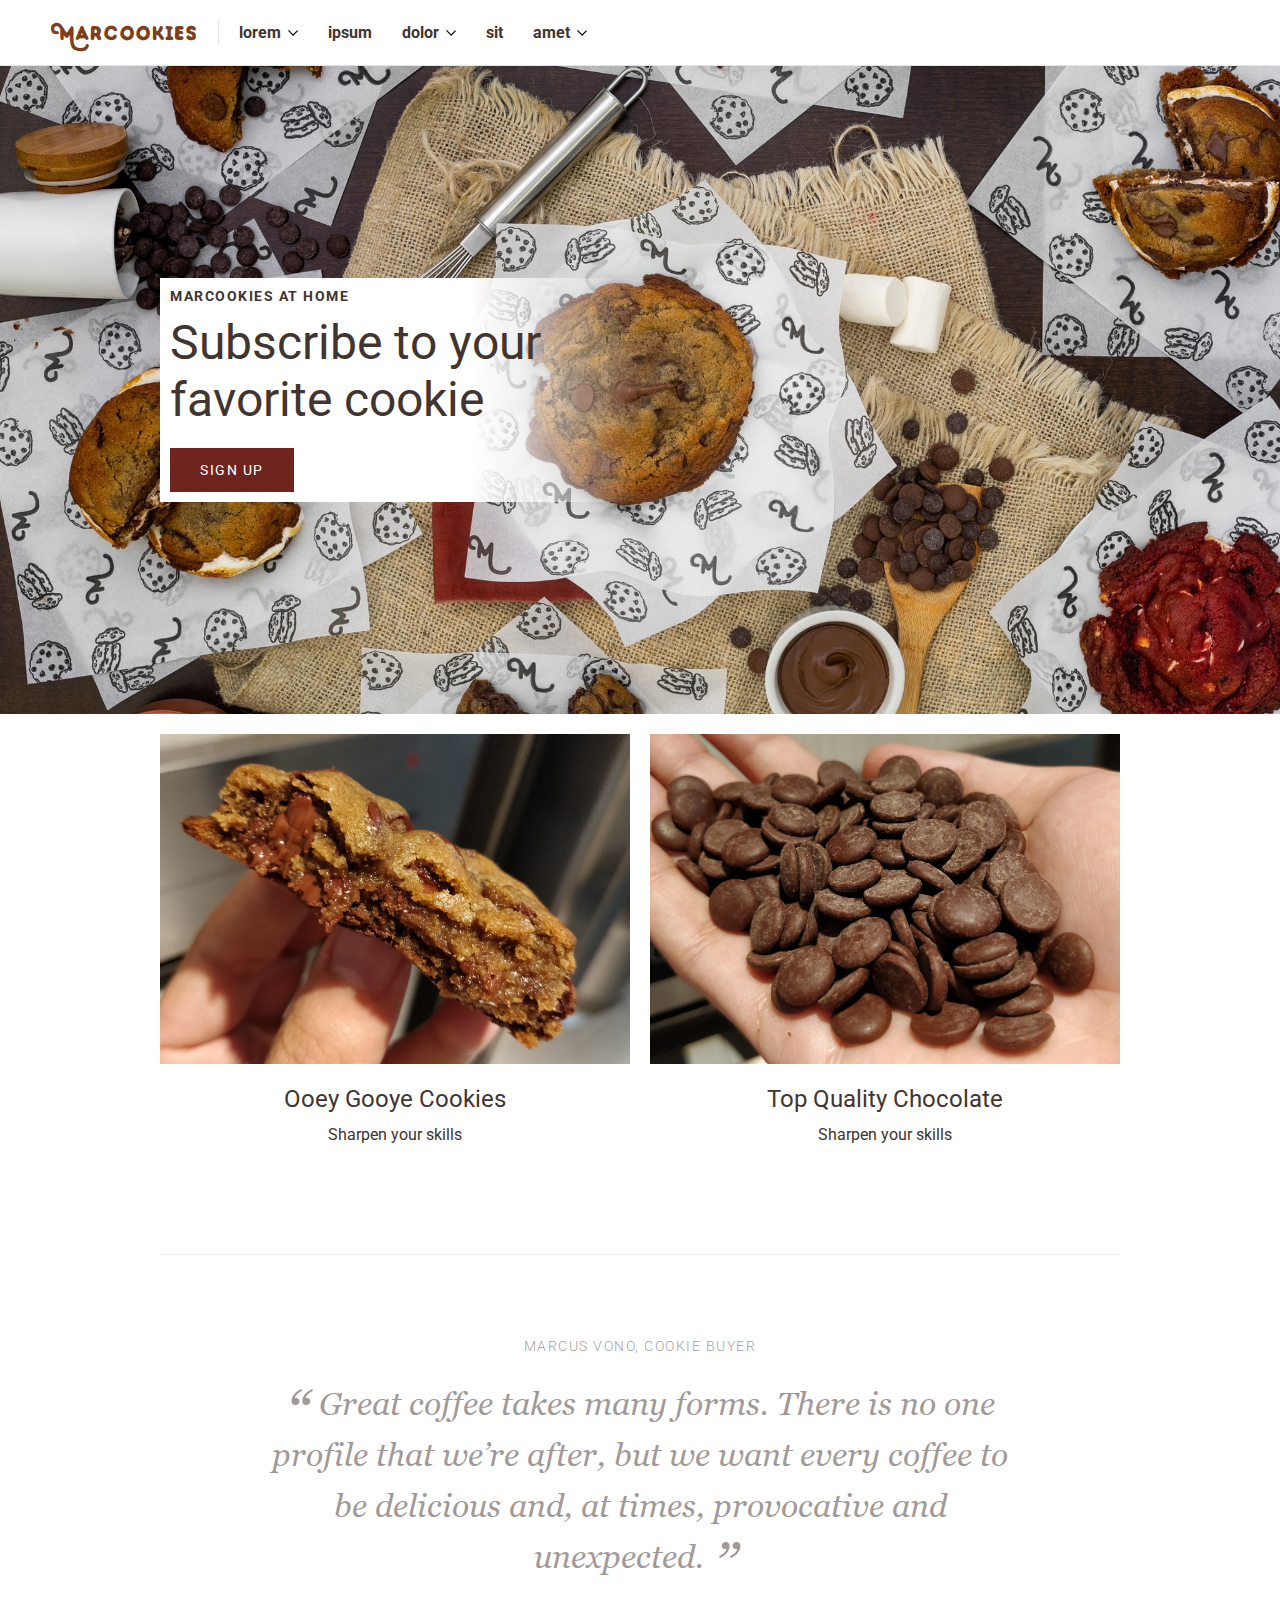
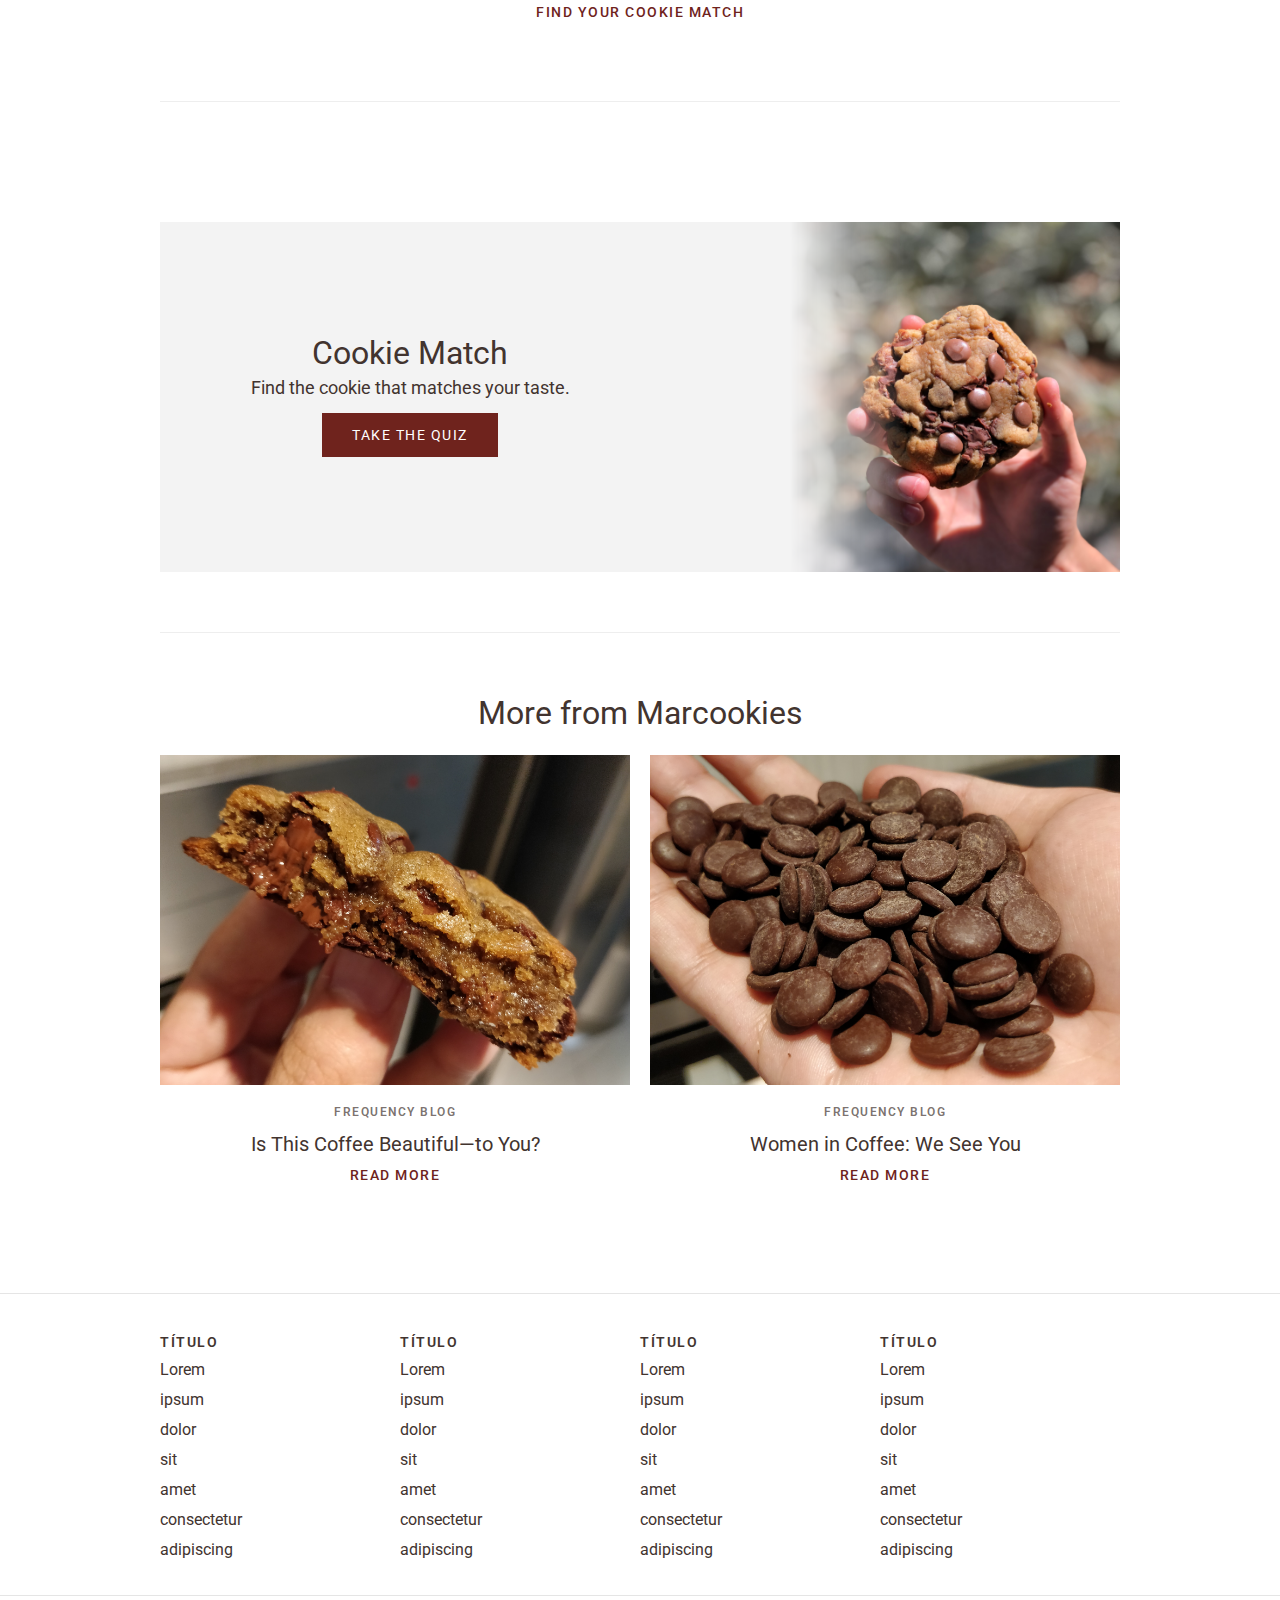
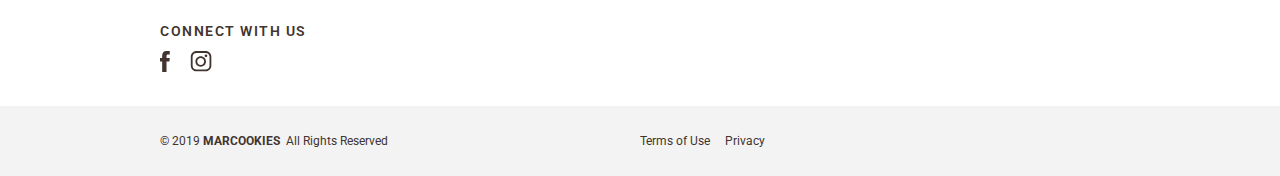
<file: index.html>
<!DOCTYPE html>
<html lang="pt-br">
  <head>
    <meta charset="utf-8" />
    <title>Marcookies</title>
    <base href="https://marcookies.github.io/marcookies/">
    <meta
      name="viewport"
      content="width=device-width, initial-scale=1, user-scalable=no"
    />
    <link
      href="https://fonts.googleapis.com/css?family=Roboto:400,500,700&display=swap"
      rel="stylesheet"
    />

    <link rel="icon" type="image/x-icon" href="favicon.ico">
    <link rel="apple-touch-icon" sizes="180x180" href="assets/favicon/apple-touch-icon.png">
    <link rel="icon" type="image/png" sizes="32x32" href="assets/favicon/favicon-32x32.png">
    <link rel="icon" type="image/png" sizes="192x192" href="assets/favicon/android-chrome-192x192.png">
    <link rel="icon" type="image/png" sizes="16x16" href="assets/favicon/favicon-16x16.png">
    <link rel="manifest" href="assets/favicon/site.webmanifest">
    <link rel="mask-icon" href="assets/favicon/safari-pinned-tab.svg" color="#6f231d">
    <link rel="shortcut icon" href="assets/favicon/favicon.ico">
    <meta name="apple-mobile-web-app-title" content="Marcookies">
    <meta name="application-name" content="Marcookies">
    <meta name="msapplication-TileColor" content="#6f231d">
    <meta name="msapplication-config" content="assets/favicon/browserconfig.xml">
    <meta name="theme-color" content="#ffffff">

  <link rel="stylesheet" href="styles.590a2a0d44b82ceda29e.css"></head>
  <body>
    <app-root></app-root>
  <script src="runtime-es2015.0811dcefd377500b5b1a.js" type="module"></script><script src="runtime-es5.0811dcefd377500b5b1a.js" nomodule defer></script><script src="polyfills-es5.fbf249247bb2c06b6ab3.js" nomodule defer></script><script src="polyfills-es2015.3fd94ed6a324eee92aec.js" type="module"></script><script src="main-es2015.da0c3e686594179d4b23.js" type="module"></script><script src="main-es5.da0c3e686594179d4b23.js" nomodule defer></script></body>
</html>
</file>
